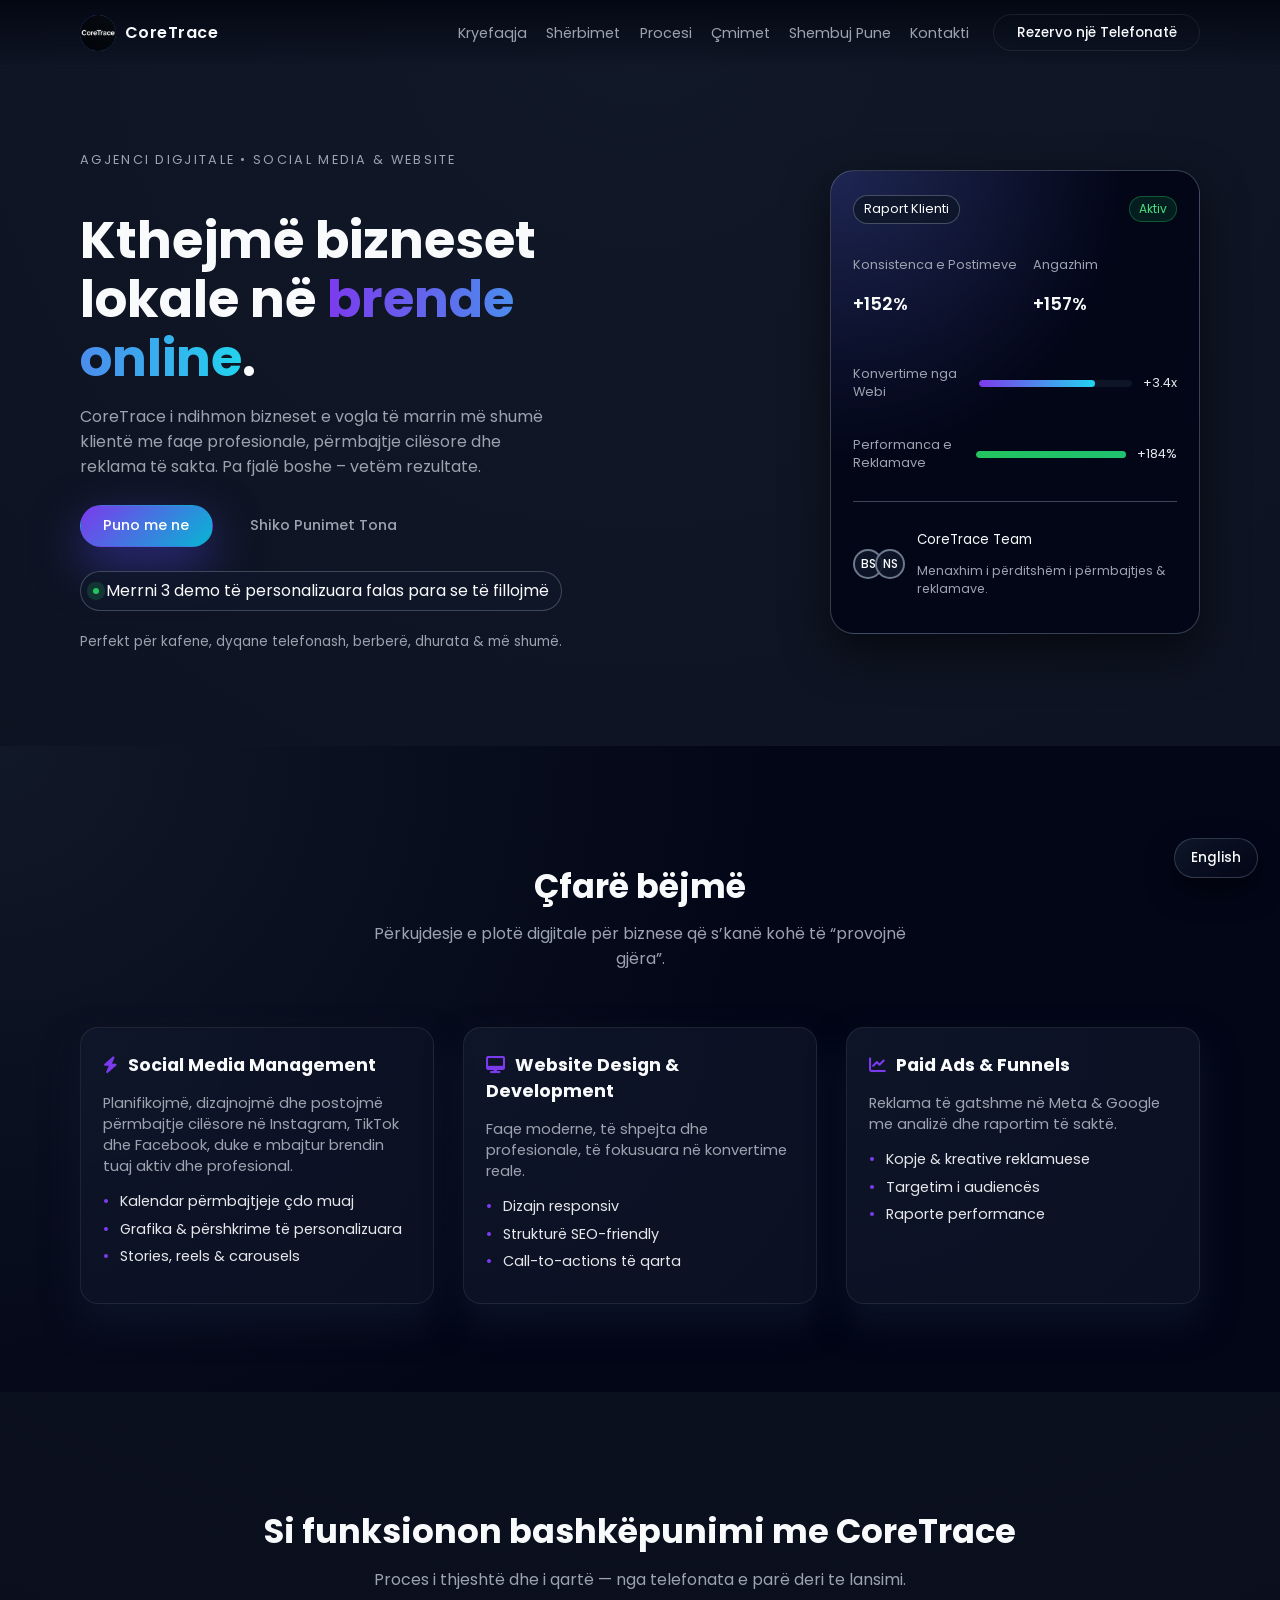
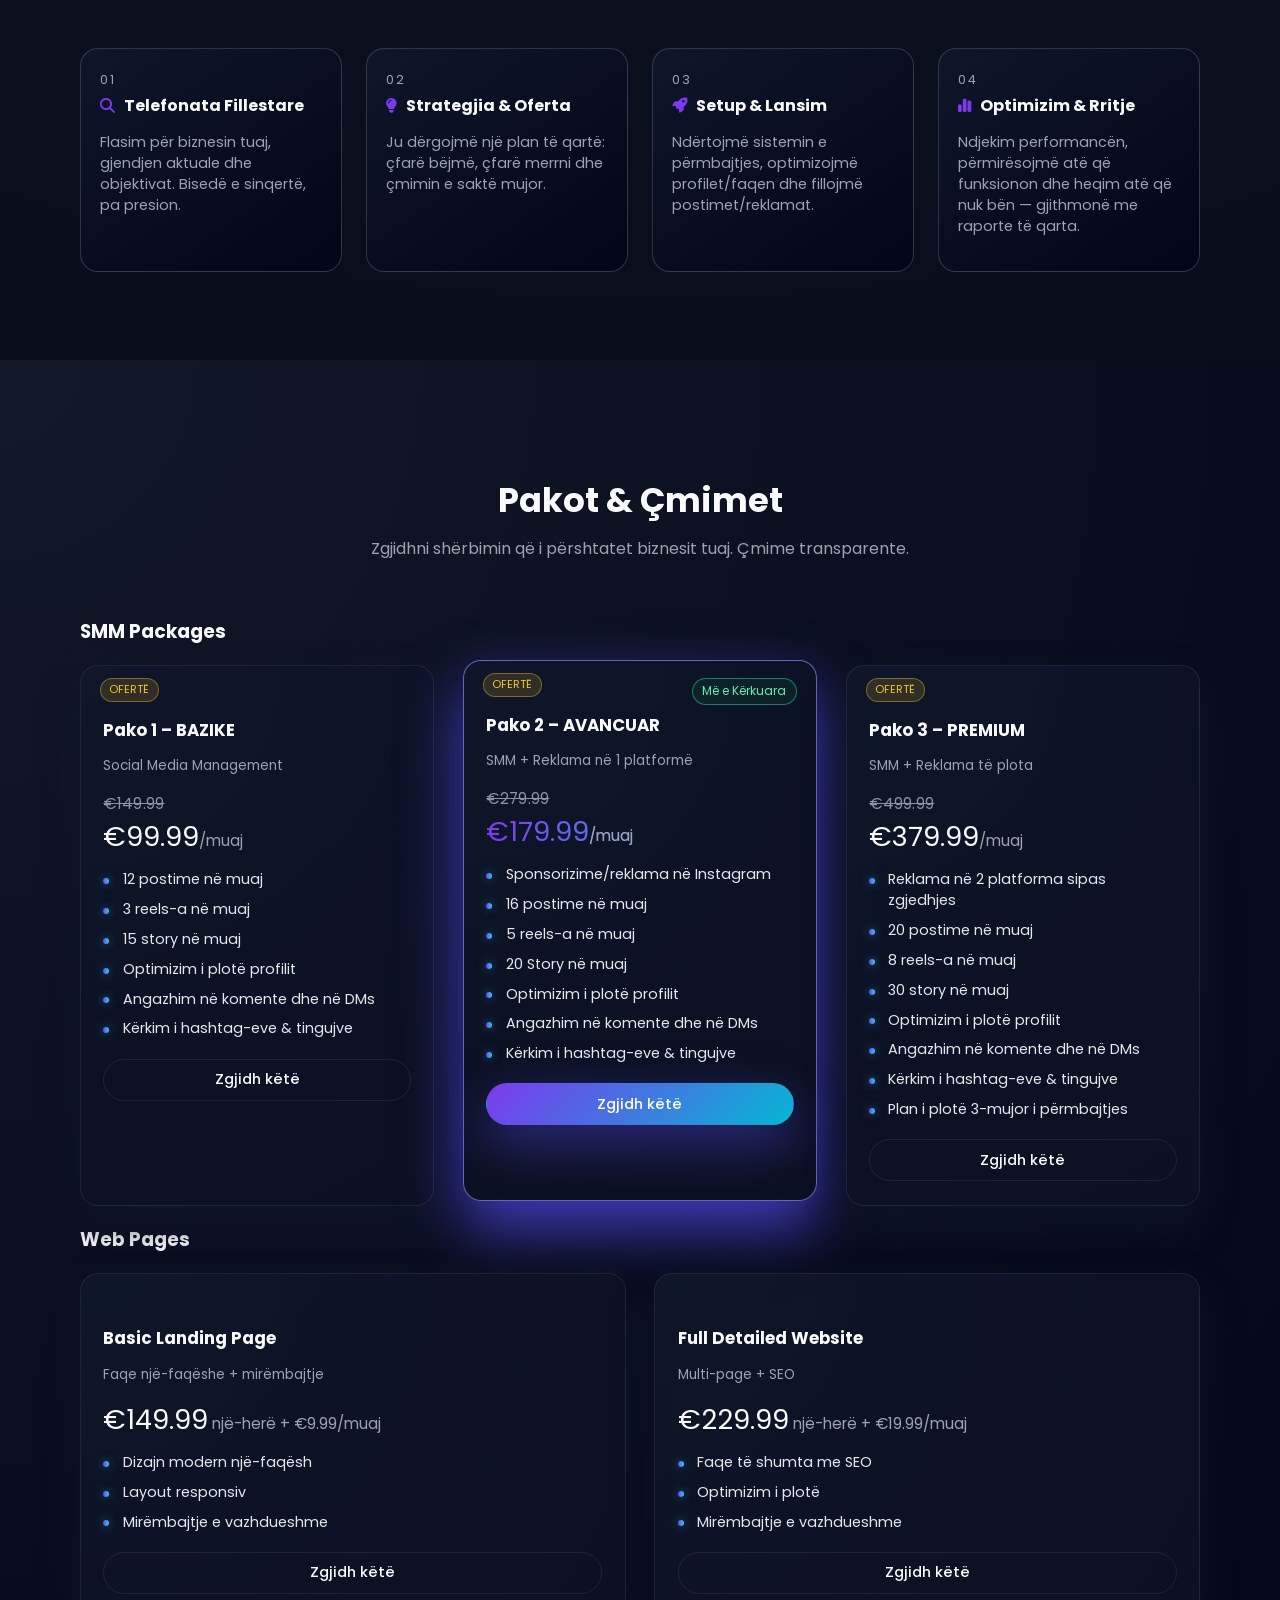
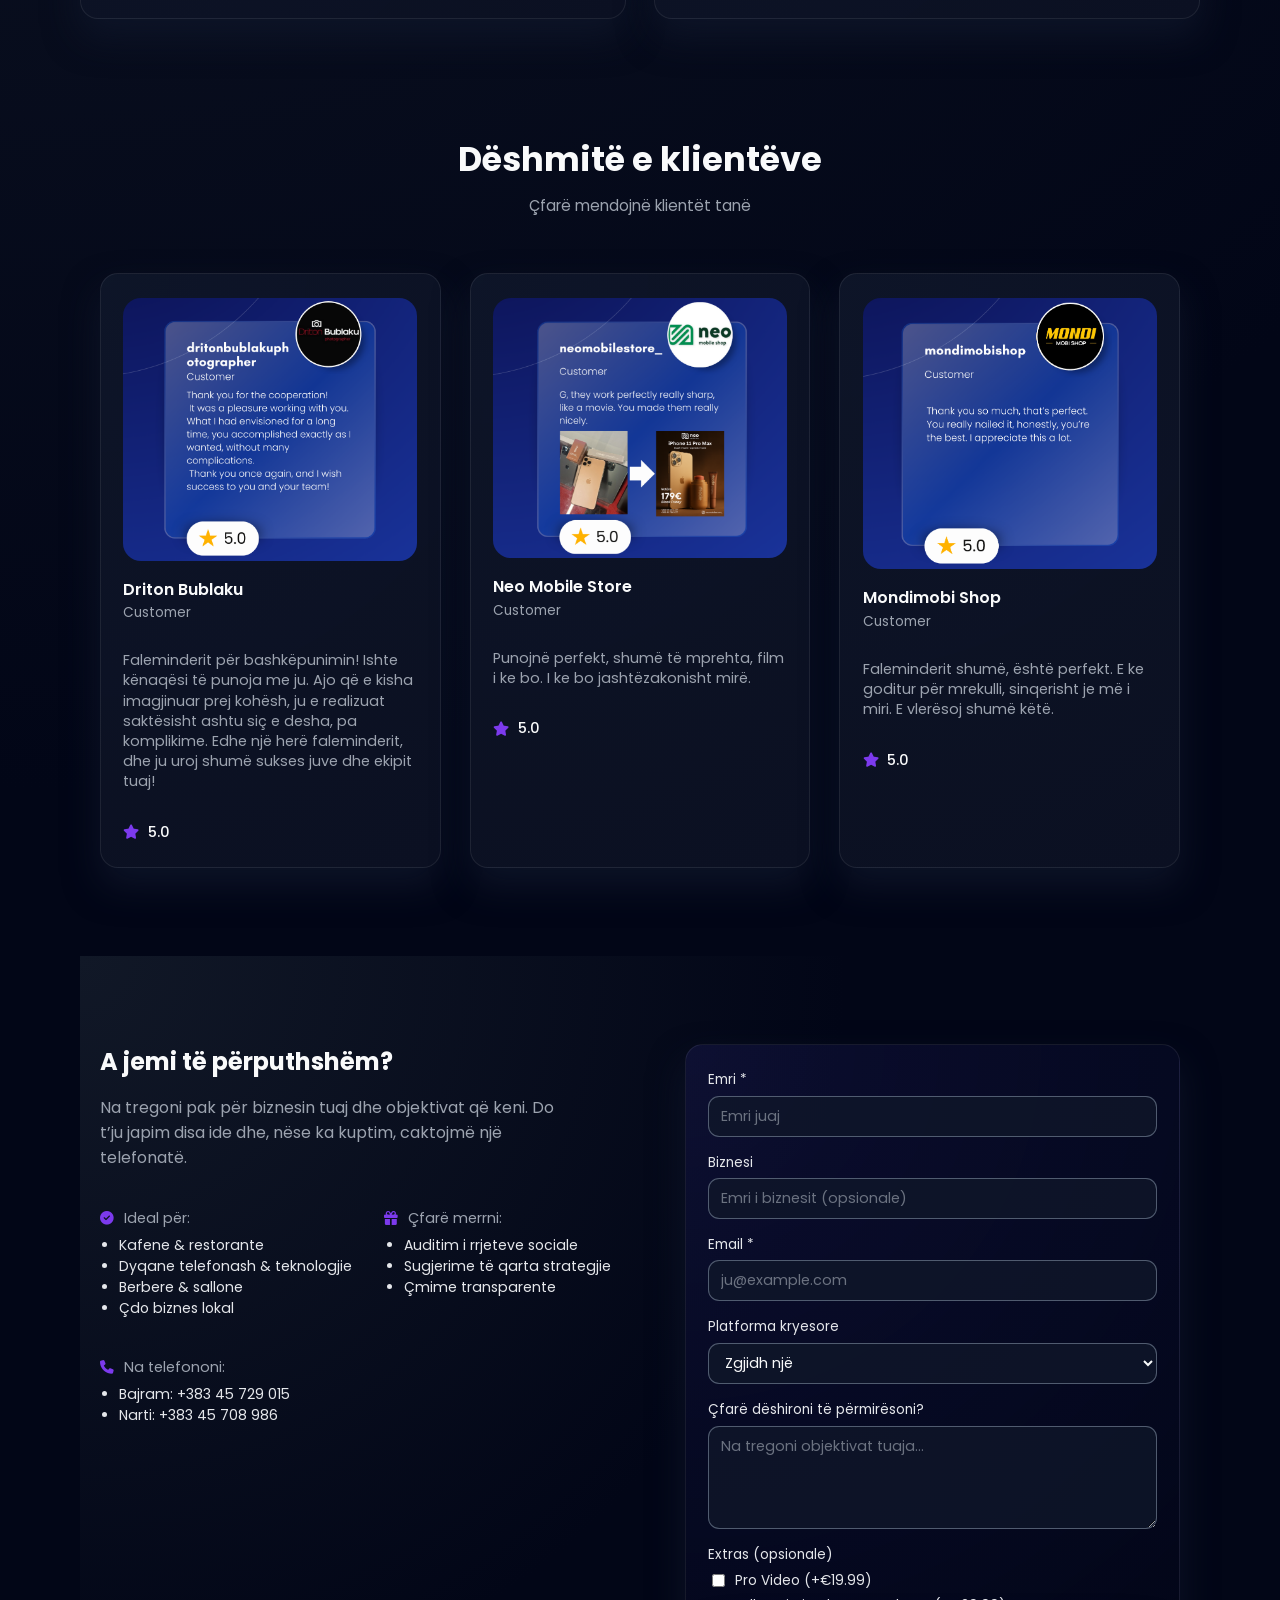
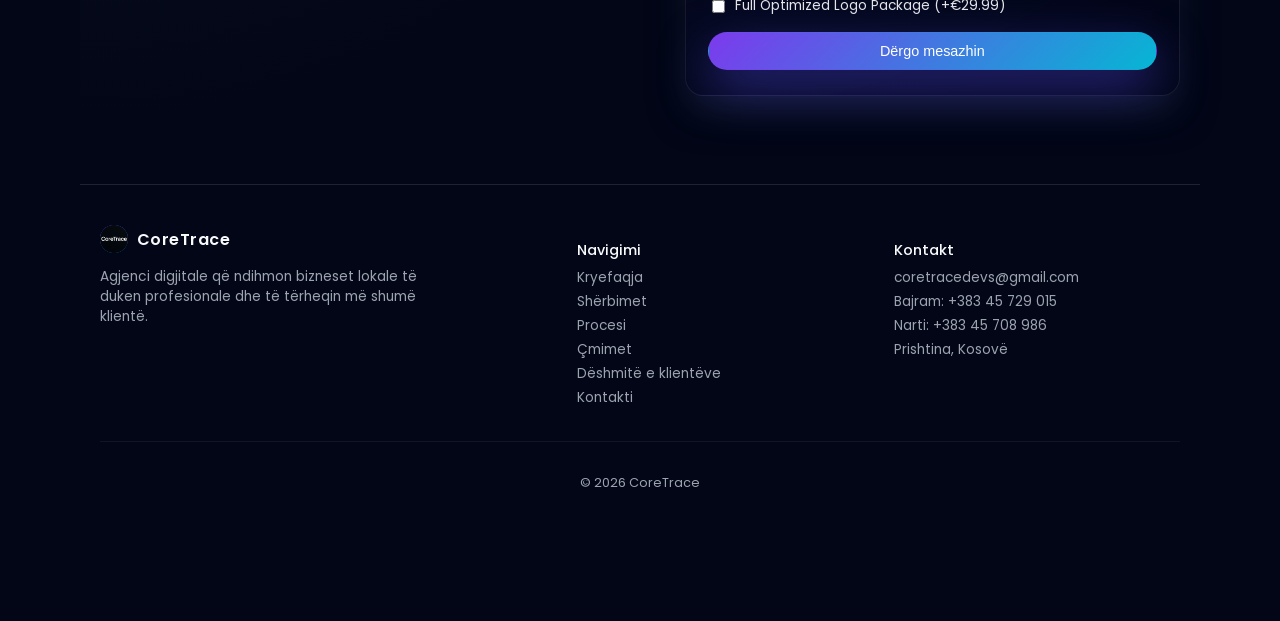
<file: index.html>
<!DOCTYPE html>
<html lang="sq">
<head>
  <meta charset="UTF-8" />
  <meta name="viewport" content="width=device-width, initial-scale=1.0" />
  <title>CoreTrace Digital Agency</title>
  <link rel="icon" type="x-icon" href="coretracelogo.png">
  <meta name="description" content="CoreTrace është një agjenci digjitale që ndërton faqe profesionale dhe strategji sociale për bizneset lokale." />
  <link rel="stylesheet" href="style.css" />
  <link rel="preconnect" href="https://fonts.googleapis.com">
  <link rel="preconnect" href="https://fonts.gstatic.com" crossorigin>
  <link rel="stylesheet" href="https://cdnjs.cloudflare.com/ajax/libs/font-awesome/6.5.0/css/all.min.css">
  <link href="https://fonts.googleapis.com/css2?family=Poppins:wght@300;400;500;600;700&display=swap" rel="stylesheet">
</head>
<body>

  <a href="index-en.html" class="lang-switch">English</a>

  <header class="header">
    <div class="container nav-container">
      <div class="logo">
        <div class="logo-mark"><img src="coretracelogo.png" height="36" width="36" alt="CoreTrace logo"></div>
        <span class="logo-text">CoreTrace</span>
      </div>

      <nav class="nav">
        <ul class="nav-links">
          <li><a href="#hero">Kryefaqja</a></li>
          <li><a href="#services">Shërbimet</a></li>
          <li><a href="#process">Procesi</a></li>
          <li><a href="#pricing">Çmimet</a></li>
          <li><a href="#testimonials">Shembuj Pune</a></li>
          <li><a href="#contact">Kontakti</a></li>
        </ul>
        <a href="#contact" class="btn btn-outline nav-cta">Rezervo një Telefonatë</a>

        <button class="nav-toggle" aria-label="Toggle navigation">
          <span class="bar"></span>
          <span class="bar"></span>
        </button>
      </nav>
    </div>
  </header>

  <section id="hero" class="hero">
    <div class="container hero-grid">
      <div class="hero-content">
        <p class="hero-kicker">Agjenci Digjitale • Social Media & Website</p>
        <h1>Kthejmë bizneset lokale në <span class="accent">brende online</span>.</h1>
        <p class="hero-subtitle">
          CoreTrace i ndihmon bizneset e vogla të marrin më shumë klientë me faqe profesionale,
          përmbajtje cilësore dhe reklama të sakta. Pa fjalë boshe – vetëm rezultate.
        </p>

        <div class="hero-actions">
          <a href="#pricing" class="btn btn-primary">Puno me ne</a>
          <a href="#testimonials" class="btn btn-ghost">Shiko Punimet Tona</a>
        </div>

        <div class="hero-meta">
          <div class="hero-badge">
            <span class="dot"></span>
            <span>Merrni 3 demo të personalizuara falas para se të fillojmë</span>
          </div>
          <p class="hero-note">Perfekt për kafene, dyqane telefonash, berberë, dhurata & më shumë.</p>
        </div>
      </div>

      <div class="hero-card">
        <div class="hero-card-inner">
          <div class="hero-card-header">
            <span class="hero-card-label">Raport Klienti</span>
            <span class="hero-card-status">Aktiv</span>
          </div>

          <div class="hero-stat">
            <div>
              <p class="hero-stat-label">Konsistenca e Postimeve</p>
              <p class="hero-stat-value">+152%</p>
            </div>
            <div>
              <p class="hero-stat-label">Angazhim</p>
              <p class="hero-stat-value">+157%</p>
            </div>
          </div>

          <div class="hero-metric-row">
            <p class="metric-label">Konvertime nga Webi</p>
            <div class="metric-bar">
              <div class="metric-fill" style="width: 76%;"></div>
            </div>
            <span class="metric-value">+3.4x</span>
          </div>

          <div class="hero-metric-row">
            <p class="metric-label">Performanca e Reklamave</p>
            <div class="metric-bar">
              <div class="metric-fill metric-fill-alt" style="width: 420%;"></div>
            </div>
            <span class="metric-value">+184%</span>
          </div>

          <div class="hero-bottom-row">
            <div class="hero-avatar-stack">
              <div class="avatar-circle">BS</div>
              <div class="avatar-circle">NS</div>
            </div>
            <div class="hero-bottom-text">
              <p class="hero-bottom-title">CoreTrace Team</p>
              <p class="hero-bottom-sub">Menaxhim i përditshëm i përmbajtjes & reklamave.</p>
            </div>
          </div>
        </div>
      </div>
    </div>
  </section>

  <!-- SERVICES -->
  <section id="services" class="section section-dark">
    <div class="container">
      <div class="section-header">
        <h2>Çfarë bëjmë</h2>
        <p>Përkujdesje e plotë digjitale për biznese që s’kanë kohë të “provojnë gjëra”.</p>
      </div>

      <div class="grid grid-3">
        <article class="card service-card">
          <h3><i class="fa-solid fa-bolt"></i> Social Media Management</h3>
          <p>
            Planifikojmë, dizajnojmë dhe postojmë përmbajtje cilësore në Instagram, TikTok dhe Facebook,
            duke e mbajtur brendin tuaj aktiv dhe profesional.
          </p>
          <ul class="service-list">
            <li>Kalendar përmbajtjeje çdo muaj</li>
            <li>Grafika & përshkrime të personalizuara</li>
            <li>Stories, reels & carousels</li>
          </ul>
        </article>

        <article class="card service-card">
          <h3><i class="fa-solid fa-desktop"></i> Website Design & Development</h3>
          <p>
            Faqe moderne, të shpejta dhe profesionale, të fokusuara në konvertime reale.
          </p>
          <ul class="service-list">
            <li>Dizajn responsiv</li>
            <li>Strukturë SEO-friendly</li>
            <li>Call-to-actions të qarta</li>
          </ul>
        </article>

        <article class="card service-card">
          <h3><i class="fa-solid fa-chart-line"></i> Paid Ads & Funnels</h3>
          <p>
            Reklama të gatshme në Meta & Google me analizë dhe raportim të saktë.
          </p>
          <ul class="service-list">
            <li>Kopje & kreative reklamuese</li>
            <li>Targetim i audiencës</li>
            <li>Raporte performance</li>
          </ul>
        </article>
      </div>
    </div>
  </section>

  <!-- PROCESS -->
  <section id="process" class="section">
    <div class="container">
      <div class="section-header">
        <h2>Si funksionon bashkëpunimi me CoreTrace</h2>
        <p>Proces i thjeshtë dhe i qartë — nga telefonata e parë deri te lansimi.</p>
      </div>

      <div class="process-grid">
        <div class="process-step">
          <div class="step-number">01</div>
          <h3><i class="fa-solid fa-magnifying-glass"></i> Telefonata Fillestare</h3>
          <p>
            Flasim për biznesin tuaj, gjendjen aktuale dhe objektivat. Bisedë e sinqertë, pa presion.
          </p>
        </div>

        <div class="process-step">
          <div class="step-number">02</div>
          <h3><i class="fa-solid fa-lightbulb"></i> Strategjia & Oferta</h3>
          <p>
            Ju dërgojmë një plan të qartë: çfarë bëjmë, çfarë merrni dhe çmimin e saktë mujor.
          </p>
        </div>

        <div class="process-step">
          <div class="step-number">03</div>
          <h3><i class="fa-solid fa-rocket"></i> Setup & Lansim</h3>
          <p>
            Ndërtojmë sistemin e përmbajtjes, optimizojmë profilet/faqen dhe fillojmë postimet/reklamat.
          </p>
        </div>

        <div class="process-step">
          <div class="step-number">04</div>
          <h3><i class="fa-solid fa-chart-simple"></i> Optimizim & Rritje</h3>
          <p>
            Ndjekim performancën, përmirësojmë atë që funksionon dhe heqim atë që nuk bën — gjithmonë me raporte të qarta.
          </p>
        </div>
      </div>
    </div>
  </section>

  <!-- PRICING -->
  <section id="pricing" class="section section-dark">
    <div class="container">
      <div class="section-header">
        <h2>Pakot & Çmimet</h2>
        <p>Zgjidhni shërbimin që i përshtatet biznesit tuaj. Çmime transparente.</p>
      </div>

      <!-- SMM PACKAGES -->
      <h3 class="pricing-category-title">SMM Packages</h3>
      <div class="grid grid-3 pricing-grid">

        <article class="card pricing-card">
  <div class="badge-discount">OFERTË</div>
  <h3 class="pricing-name">Pako 1 – BAZIKE</h3>
  <p class="pricing-tagline">Social Media Management</p>

  <p class="old-price">€149.99</p>
  <p class="pricing-price">€99.99<span>/muaj</span></p>

  <ul class="pricing-list">
    <li>12 postime në muaj</li>
    <li>3 reels-a në muaj</li>
    <li>15 story në muaj</li>
    <li>Optimizim i plotë profilit</li>
    <li>Angazhim në komente dhe në DMs</li>
    <li>Kërkim i hashtag-eve & tingujve</li>
  </ul>
  <a href="#contact" class="btn btn-outline full-width" data-package="Package 1 – SMM">Zgjidh këtë</a>
</article>

       <article class="card pricing-card pricing-card-featured">
  <div class="badge-popular">Më e Kërkuara</div>
  <div class="badge-discount">OFERTË</div>

  <h3 class="pricing-name">Pako 2 – AVANCUAR</h3>
  <p class="pricing-tagline">SMM + Reklama në 1 platformë</p>

  <p class="old-price">€279.99</p>
  <p class="pricing-price">€179.99<span>/muaj</span></p>

  <ul class="pricing-list">
    <li>Sponsorizime/reklama në Instagram</li>
    <li>16 postime në muaj</li>
    <li>5 reels-a në muaj</li>
    <li>20 Story në muaj</li>
    <li>Optimizim i plotë profilit</li>
    <li>Angazhim në komente dhe në DMs</li>
    <li>Kërkim i hashtag-eve & tingujve</li>
  </ul>
  <a href="#contact" class="btn btn-primary full-width" data-package="Package 2 – ADSMM">Zgjidh këtë</a>
</article>

        <article class="card pricing-card">
  <div class="badge-discount">OFERTË</div>

  <h3 class="pricing-name">Pako 3 – PREMIUM</h3>
  <p class="pricing-tagline">SMM + Reklama të plota</p>

  <p class="old-price">€499.99</p>
  <p class="pricing-price">€379.99<span>/muaj</span></p>

  <ul class="pricing-list">
    <li>Reklama në 2 platforma sipas zgjedhjes</li>
    <li>20 postime në muaj</li>
    <li>8 reels-a në muaj</li>
    <li>30 story në muaj</li>
    <li>Optimizim i plotë profilit</li>
    <li>Angazhim në komente dhe në DMs</li>
    <li>Kërkim i hashtag-eve & tingujve</li>
    <li>Plan i plotë 3-mujor i përmbajtjes</li>
  </ul>
  <a href="#contact" class="btn btn-outline full-width" data-package="Package 3 – FADSMM">Zgjidh këtë</a>
</article>
      </div>

      <!-- WEB PAGES -->
      <h3 class="pricing-category-title">Web Pages</h3>
      <div class="grid grid-2 pricing-grid">

        <article class="card pricing-card">
          <h3 class="pricing-name">Basic Landing Page</h3>
          <p class="pricing-tagline">Faqe një-faqëshe + mirëmbajtje</p>
          <p class="pricing-price">€149.99<span> një-herë + €9.99/muaj</span></p>
          <ul class="pricing-list">
            <li>Dizajn modern një-faqësh</li>
            <li>Layout responsiv</li>
            <li>Mirëmbajtje e vazhdueshme</li>
          </ul>
          <a href="#contact" class="btn btn-outline full-width" data-package="Basic Landing Page">Zgjidh këtë</a>
        </article>

        <article class="card pricing-card">
          <h3 class="pricing-name">Full Detailed Website</h3>
          <p class="pricing-tagline">Multi-page + SEO</p>
          <p class="pricing-price">€229.99<span> një-herë + €19.99/muaj</span></p>
          <ul class="pricing-list">
            <li>Faqe të shumta me SEO</li>
            <li>Optimizim i plotë</li>
            <li>Mirëmbajtje e vazhdueshme</li>
          </ul>
          <a href="#contact" class="btn btn-outline full-width" data-package="Full Detailed Website">Zgjidh këtë</a>
        </article>
      </div>

  <!-- CASE STUDIES / TESTIMONIALS -->
  <section id="testimonials" class="section">
    <div class="container">
      <div class="section-header">
        <!-- Keep the main title unchanged across languages -->
        <h2>Dëshmitë e klientëve</h2>
        <!-- Subtitle describing the testimonials in Albanian -->
        <p class="section-subtitle">Çfarë mendojnë klientët tanë</p>
      </div>
      <!-- New testimonial grid replacing the previous case study cards -->
      <div class="testimonial-grid">
        <div class="card testimonial-card">
          <img src="testimonial_remade_1.png" alt="Driton Bubllaku testimonial" class="testimonial-image" />
          <h3 class="testimonial-name">Driton Bublaku</h3>
          <p class="testimonial-role">Customer</p>
          <p class="testimonial-text">
            Faleminderit për bashkëpunimin! Ishte kënaqësi të punoja me ju. Ajo që e kisha imagjinuar prej kohësh, 	 ju e realizuat saktësisht ashtu siç e desha, pa komplikime. Edhe një herë faleminderit, dhe ju uroj shumë 	 sukses juve dhe ekipit tuaj!
          </p>
          <div class="testimonial-rating"><i class="fa-solid fa-star"></i>&nbsp;5.0</div>
        </div>
        <div class="card testimonial-card">
          <img src="testimonial_remade_2.png" alt="Neo Mobile Store testimonial" class="testimonial-image" />
          <h3 class="testimonial-name">Neo Mobile Store</h3>
          <p class="testimonial-role">Customer</p>
          <p class="testimonial-text">
            Punojnë perfekt, shumë të mprehta, film i ke bo. I ke bo jashtëzakonisht mirë.
          </p>
          <div class="testimonial-rating"><i class="fa-solid fa-star"></i>&nbsp;5.0</div>
        </div>
        <div class="card testimonial-card">
          <img src="testimonial_remade_3.png" alt="Mondi MobiShop testimonial" class="testimonial-image" />
          <h3 class="testimonial-name">Mondimobi Shop</h3>
          <p class="testimonial-role">Customer</p>
          <p class="testimonial-text">
            Faleminderit shumë, është perfekt. E ke goditur për mrekulli, sinqerisht je më i miri. E vlerësoj shumë këtë.
          </p>
          <div class="testimonial-rating"><i class="fa-solid fa-star"></i>&nbsp;5.0</div>
        </div>
      </div>
    </div>
  </section>

  <!-- CONTACT -->
  <section id="contact" class="section section-dark">
    <div class="container contact-grid">
      <div class="contact-info">
        <h2>A jemi të përputhshëm?</h2>
        <p>
          Na tregoni pak për biznesin tuaj dhe objektivat që keni.
          Do t’ju japim disa ide dhe, nëse ka kuptim, caktojmë një telefonatë.
        </p>

        <div class="contact-points">
          <div>
            <p class="contact-label"><i class="fa-solid fa-check-circle"></i> Ideal për:</p>
            <ul>
              <li>Kafene & restorante</li>
              <li>Dyqane telefonash & teknologjie</li>
              <li>Berbere & sallone</li>
              <li>Çdo biznes lokal</li>
            </ul>
          </div>
          <div>
            <p class="contact-label"><i class="fa-solid fa-gift"></i> Çfarë merrni:</p>
            <ul>
              <li>Auditim i rrjeteve sociale</li>
              <li>Sugjerime të qarta strategjie</li>
              <li>Çmime transparente</li>
            </ul>
          </div>
          <div>
            <p class="contact-label"><i class="fa-solid fa-phone"></i> Na telefononi:</p>
            <ul>
              <li>Bajram: +383&nbsp;45&nbsp;729&nbsp;015</li>
              <li>Narti: +383&nbsp;45&nbsp;708&nbsp;986</li>
            </ul>
          </div>
        </div>
      </div>

      <form class="card contact-form" id="contact-form">
        <div class="form-group">
          <label for="name">Emri *</label>
          <input type="text" id="name" name="name" required placeholder="Emri juaj" />
        </div>

        <div class="form-group">
          <label for="business">Biznesi</label>
          <input type="text" id="business" name="business" placeholder="Emri i biznesit (opsionale)" />
        </div>

        <div class="form-group">
          <label for="email">Email *</label>
          <input type="email" id="email" name="email" required placeholder="ju@example.com" />
        </div>

        <div class="form-group">
          <label for="platform">Platforma kryesore</label>
          <select id="platform" name="platform">
            <option value="">Zgjidh një</option>
            <option value="instagram">Instagram</option>
            <option value="tiktok">TikTok</option>
            <option value="facebook">Facebook</option>
            <option value="website">Website</option>
            <option value="other">Tjetër</option>
          </select>
        </div>

        <div class="form-group">
          <label for="message">Çfarë dëshironi të përmirësoni?</label>
          <textarea id="message" name="message" rows="4" placeholder="Na tregoni objektivat tuaja..."></textarea>
        </div>

        <div class="form-group">
          <label>Extras (opsionale)</label>
          <div class="extras-options">
            <label><input type="checkbox" name="extras" value="pro-video" /> Pro Video (+€19.99)</label>
            <label><input type="checkbox" name="extras" value="designs" /> Full Optimized Logo Package (+€29.99)</label>
          </div>
        </div>

        <button type="submit" class="btn btn-primary full-width">Dërgo mesazhin</button>
      </form>
    </div>
  </section>

  <!-- FOOTER -->
  <footer class="footer">
    <div class="container footer-grid">
      <div>
        <div class="logo footer-logo">
          <div class="logo-mark"><img src="coretracelogo.png" height="28" width="28" alt="CoreTrace logo"></div>
          <span class="logo-text">CoreTrace</span>
        </div>
        <p class="footer-text">
          Agjenci digjitale që ndihmon bizneset lokale të duken profesionale dhe të tërheqin më shumë klientë.
        </p>
      </div>

      <div>
        <p class="footer-heading">Navigimi</p>
        <ul class="footer-links">
          <li><a href="#hero">Kryefaqja</a></li>
          <li><a href="#services">Shërbimet</a></li>
          <li><a href="#process">Procesi</a></li>
          <li><a href="#pricing">Çmimet</a></li>
          <li><a href="#testimonials">Dëshmitë e klientëve</a></li>
          <li><a href="#contact">Kontakti</a></li>
        </ul>
      </div>

      <div>
        <p class="footer-heading">Kontakt</p>
        <ul class="footer-links">
          <li><a href="mailto:coretracedevs@gmail.com">coretracedevs@gmail.com</a></li>
          <li>Bajram: +383&nbsp;45&nbsp;729&nbsp;015</li>
          <li>Narti: +383&nbsp;45&nbsp;708&nbsp;986</li>
          <li><span>Prishtina, Kosovë</span></li>
        </ul>
      </div>
    </div>

    <div class="container footer-bottom">
      <p>© <span id="year"></span> CoreTrace</p>
    </div>
  </footer>

  <script src="script.js"></script>
</body>
</html>
</file>
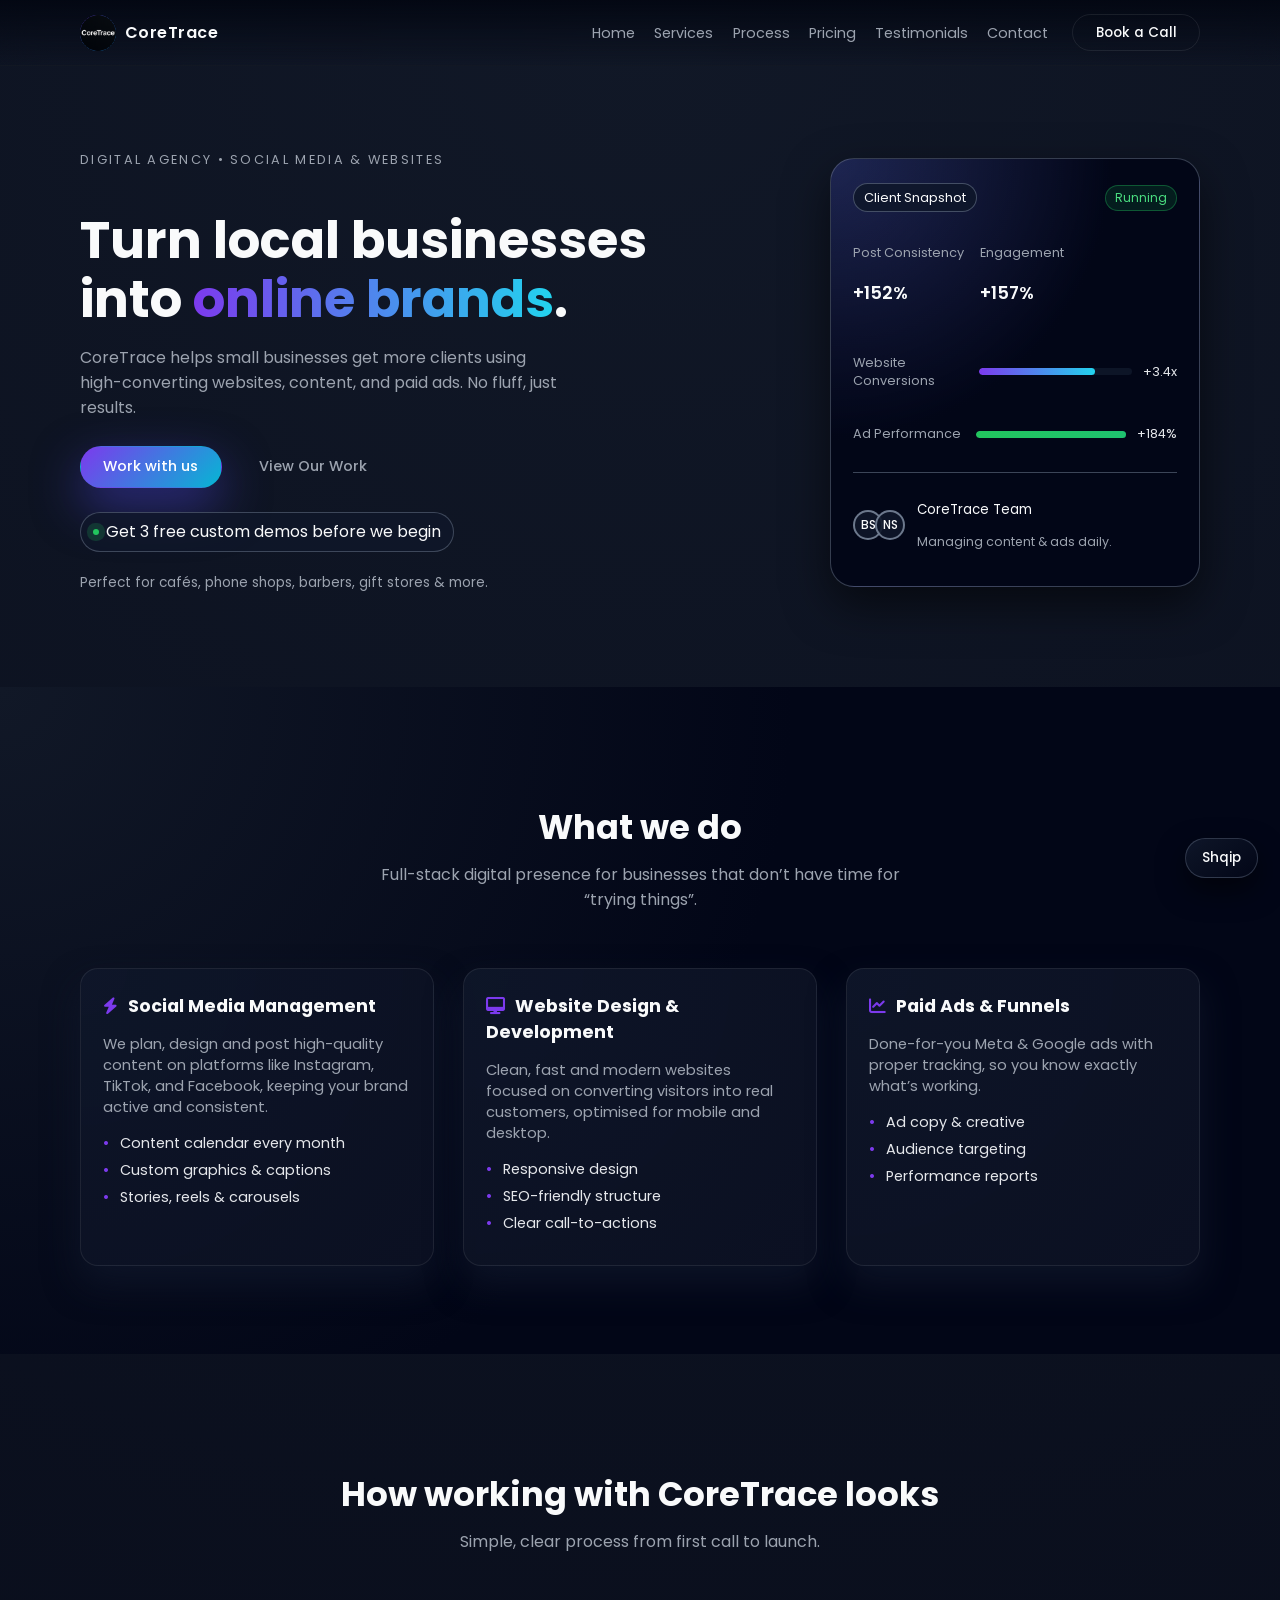
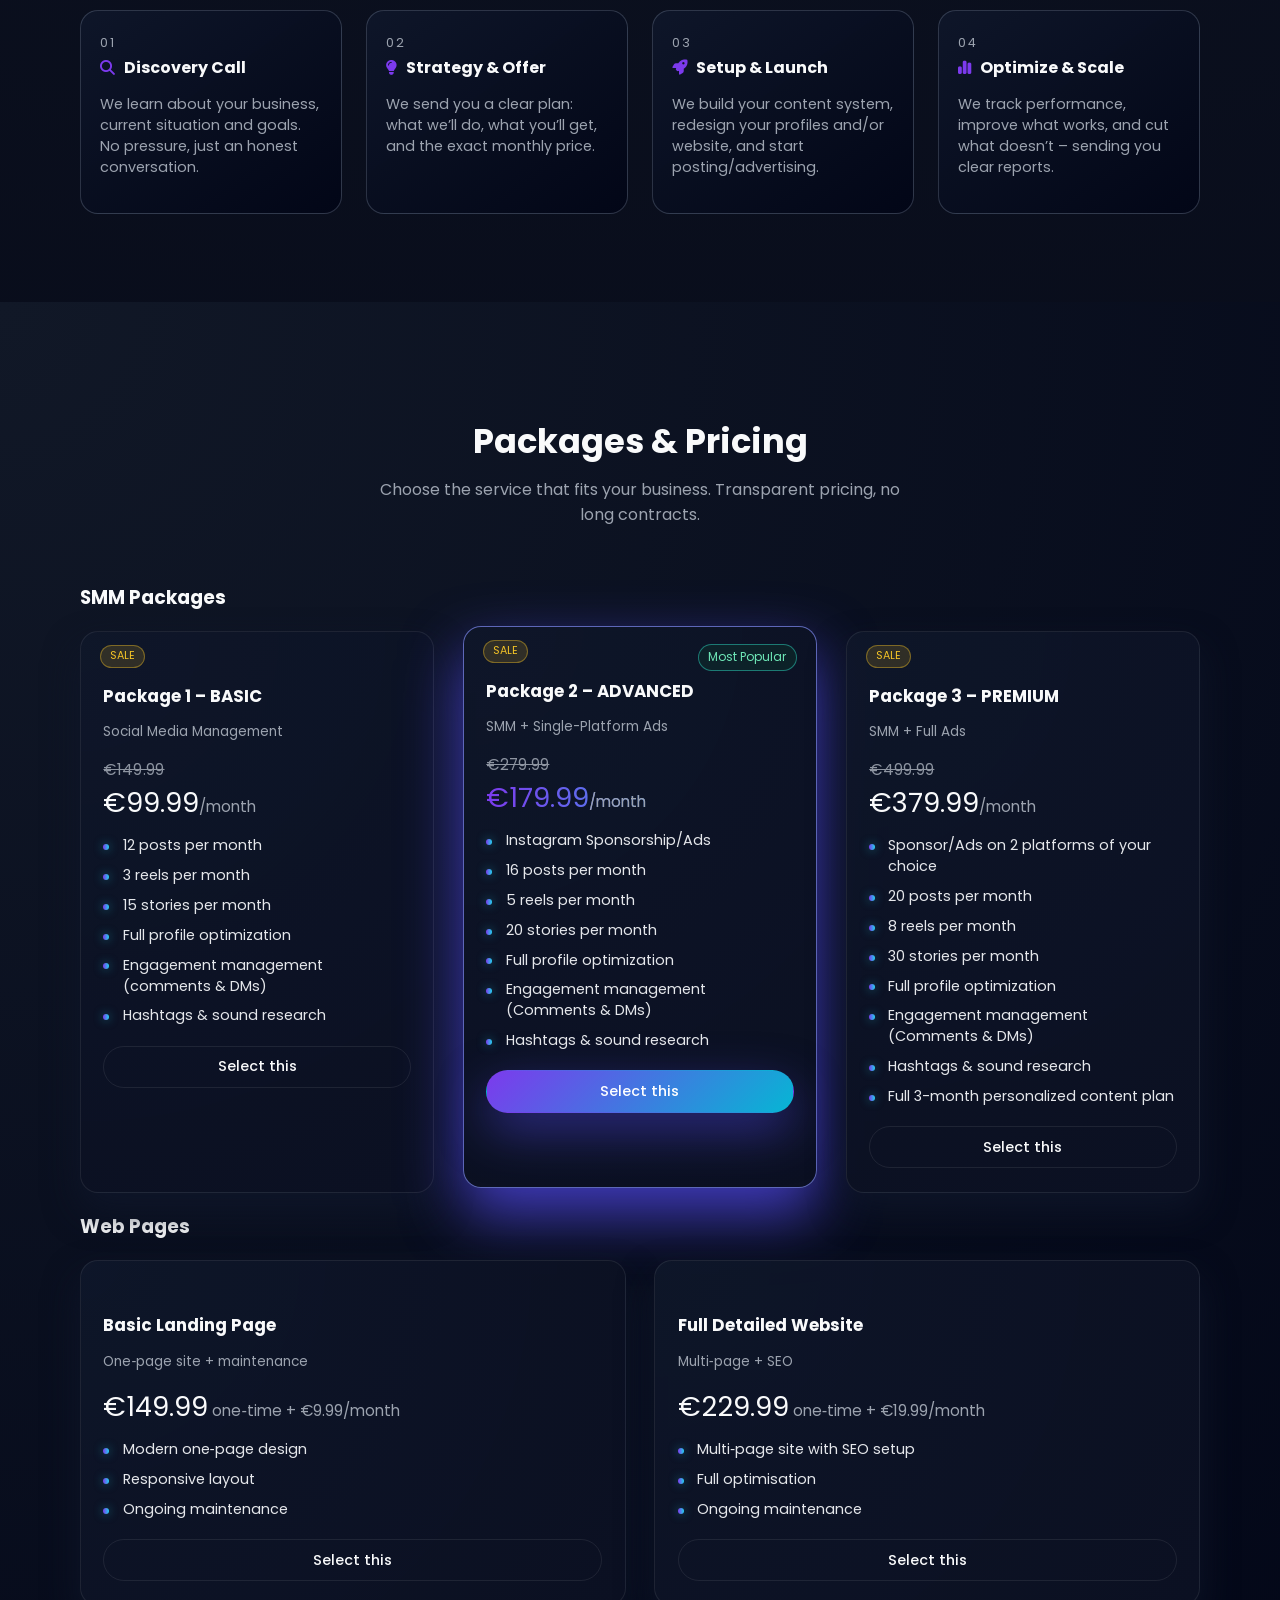
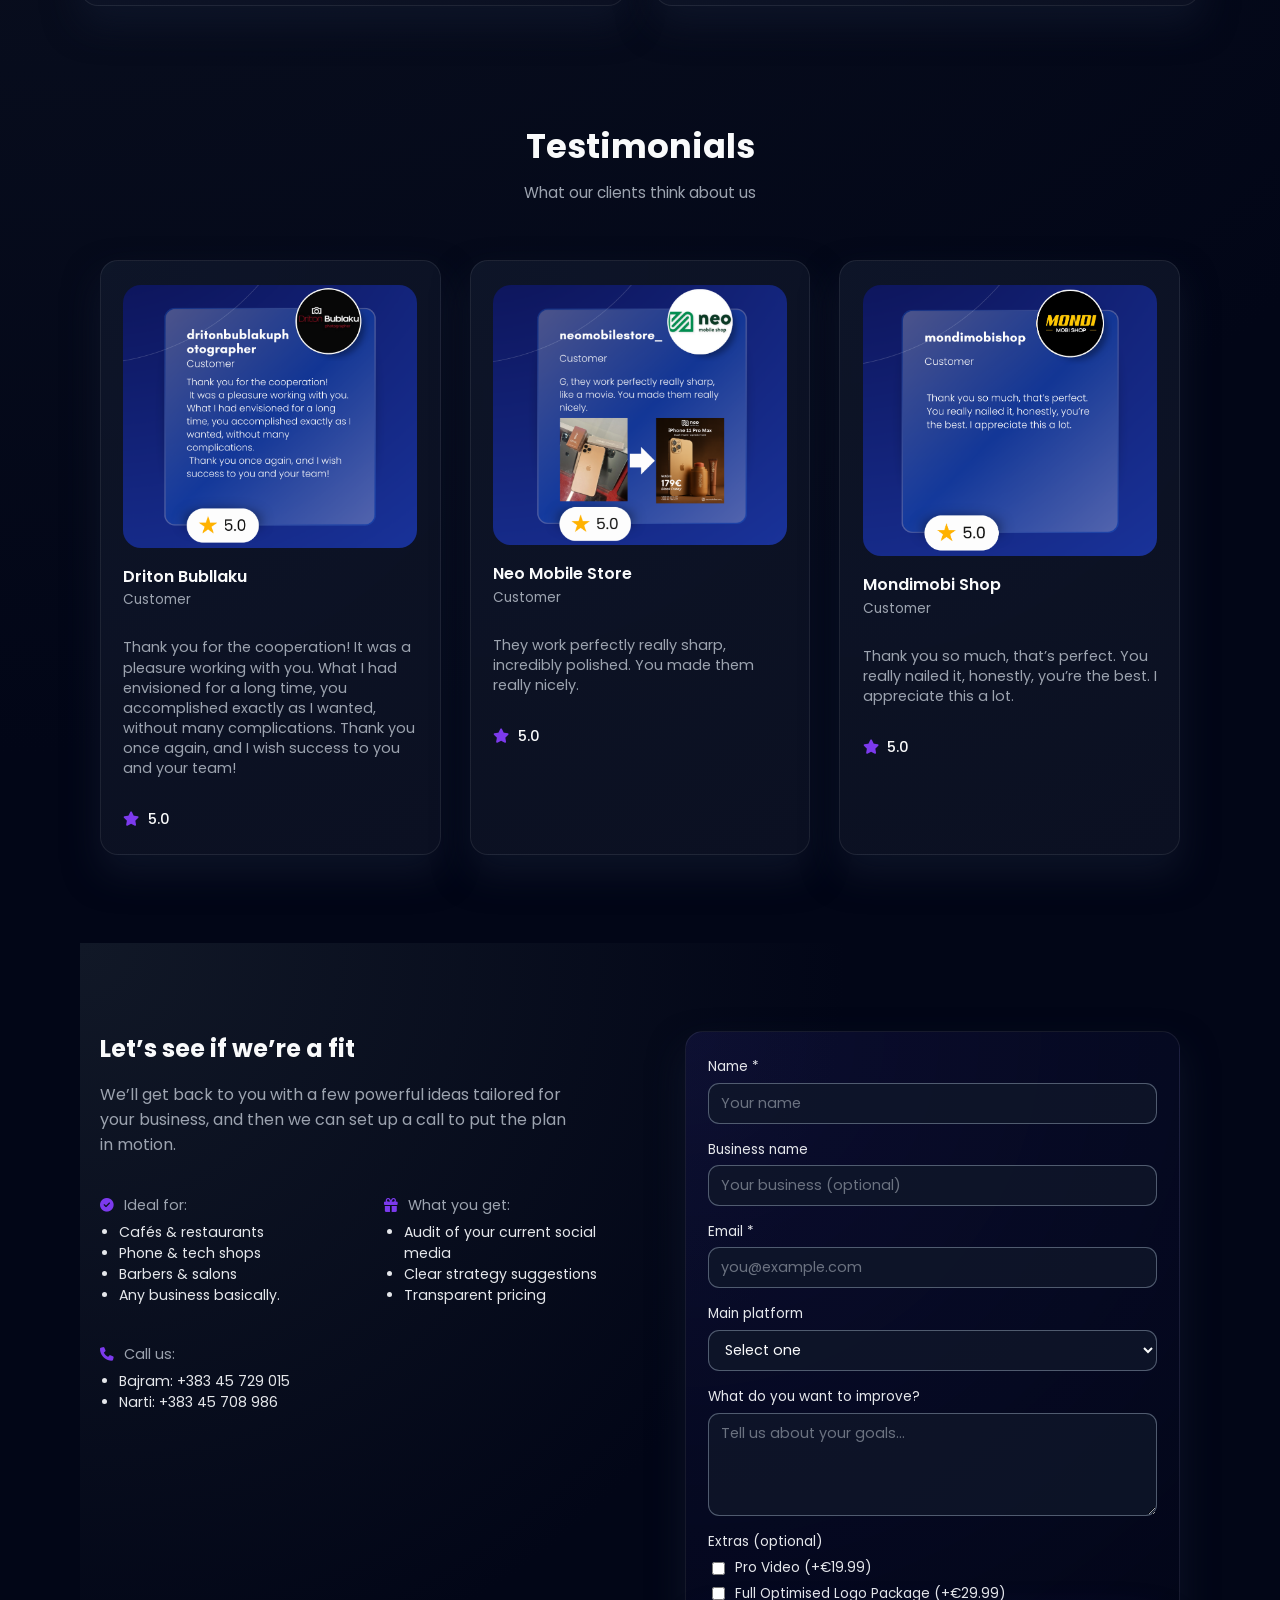
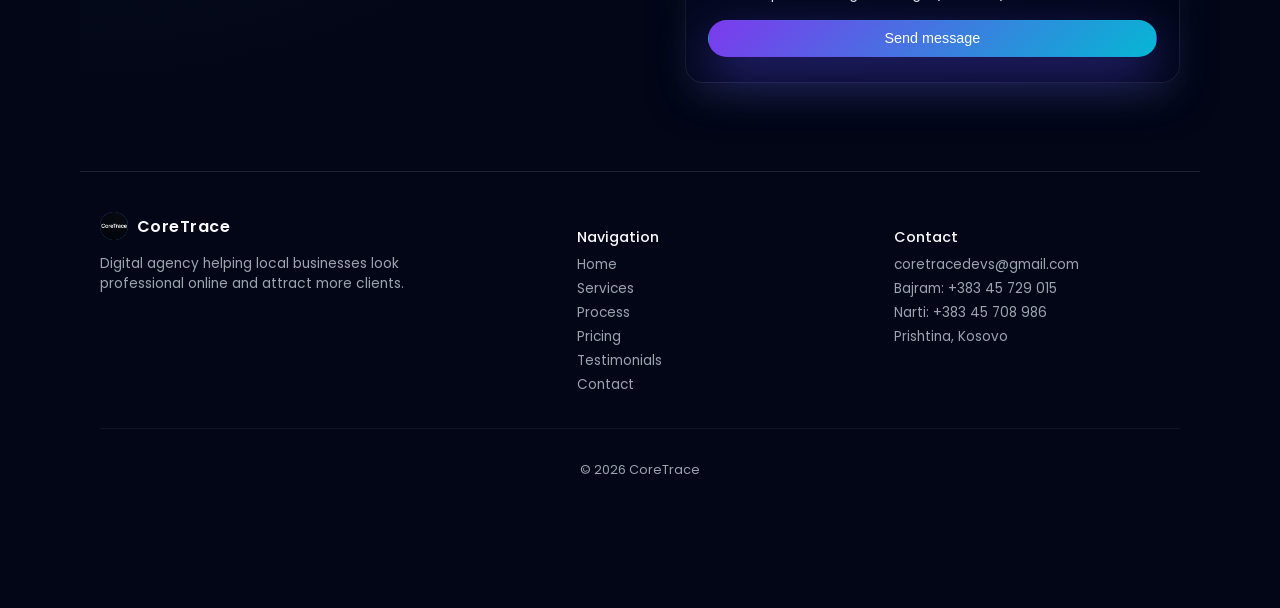
<file: index-en.html>
<!DOCTYPE html>
<html lang="en">
<head>
  <meta charset="UTF-8" />
  <meta name="viewport" content="width=device-width, initial-scale=1.0" />
  <title>CoreTrace Digital Agency</title>
  <link rel="icon" type="x-icon" href="coretracelogo.png">
  <meta name="description" content="CoreTrace is a digital agency that builds high-converting websites and social media strategies for local businesses." />
  <link rel="stylesheet" href="style.css" />
  <link rel="preconnect" href="https://fonts.googleapis.com">
  <link rel="preconnect" href="https://fonts.gstatic.com" crossorigin>
  <link rel="stylesheet" href="https://cdnjs.cloudflare.com/ajax/libs/font-awesome/6.5.0/css/all.min.css">
  <link href="https://fonts.googleapis.com/css2?family=Poppins:wght@300;400;500;600;700&display=swap" rel="stylesheet">
</head>
<body>
  <header class="header">
    <div class="container nav-container">
      <div class="logo">
        <div class="logo-mark"><img src="coretracelogo.png" height="36" width="36" alt="CoreTrace logo"></div>
        <span class="logo-text">CoreTrace</span>
      </div>

      <nav class="nav">
        <ul class="nav-links">
          <li><a href="#hero">Home</a></li>
          <li><a href="#services">Services</a></li>
          <li><a href="#process">Process</a></li>
          <li><a href="#pricing">Pricing</a></li>
          <li><a href="#testimonials">Testimonials</a></li>
          <li><a href="#contact">Contact</a></li>
        </ul>
        <a href="#contact" class="btn btn-outline nav-cta">Book a Call</a>

        <button class="nav-toggle" aria-label="Toggle navigation">
          <span class="bar"></span>
          <span class="bar"></span>
        </button>
      </nav>
    </div>
  </header>

  <section id="hero" class="hero">
    <div class="container hero-grid">
      <div class="hero-content">
        <p class="hero-kicker">Digital Agency • Social Media & Websites</p>
        <h1>Turn local businesses into <span class="accent">online brands</span>.</h1>
        <p class="hero-subtitle">
          CoreTrace helps small businesses get more clients using high-converting websites,
          content, and paid ads. No fluff, just results.
        </p>

        <div class="hero-actions">
          <a href="#pricing" class="btn btn-primary">Work with us</a>
          <a href="#testimonials" class="btn btn-ghost">View Our Work</a>
        </div>

        <div class="hero-meta">
          <div class="hero-badge">
            <span class="dot"></span>
            <span>Get 3 free custom demos before we begin</span>
          </div>
          <p class="hero-note">Perfect for cafés, phone shops, barbers, gift stores & more.</p>
        </div>
      </div>

      <div class="hero-card">
        <div class="hero-card-inner">
          <div class="hero-card-header">
            <span class="hero-card-label">Client Snapshot</span>
            <span class="hero-card-status">Running</span>
          </div>

          <div class="hero-stat">
            <div>
              <p class="hero-stat-label">Post Consistency</p>
              <p class="hero-stat-value">+152%</p>
            </div>
            <div>
              <p class="hero-stat-label">Engagement</p>
              <p class="hero-stat-value">+157%</p>
            </div>
          </div>

          <div class="hero-metric-row">
            <p class="metric-label">Website Conversions</p>
            <div class="metric-bar">
              <div class="metric-fill" style="width: 76%;"></div>
            </div>
            <span class="metric-value">+3.4x</span>
          </div>

          <div class="hero-metric-row">
            <p class="metric-label">Ad Performance</p>
            <div class="metric-bar">
              <div class="metric-fill metric-fill-alt" style="width: 420%;"></div>
            </div>
            <span class="metric-value">+184%</span>
          </div>

          <div class="hero-bottom-row">
            <div class="hero-avatar-stack">
              <div class="avatar-circle">BS</div>
              <div class="avatar-circle">NS</div>
            </div>
            <div class="hero-bottom-text">
              <p class="hero-bottom-title">CoreTrace Team</p>
              <p class="hero-bottom-sub">Managing content & ads daily.</p>
            </div>
          </div>
        </div>
      </div>
    </div>
  </section>

  <!-- ================= SERVICES ================= -->
  <section id="services" class="section section-dark">
    <div class="container">
      <div class="section-header">
        <h2>What we do</h2>
        <p>Full-stack digital presence for businesses that don’t have time for “trying things”.</p>
      </div>

      <div class="grid grid-3">
        <article class="card service-card">
          <h3><i class="fa-solid fa-bolt"></i> Social Media Management</h3>
          <p>
            We plan, design and post high-quality content on platforms like Instagram, TikTok, and Facebook,
            keeping your brand active and consistent.
          </p>
          <ul class="service-list">
            <li>Content calendar every month</li>
            <li>Custom graphics & captions</li>
            <li>Stories, reels & carousels</li>
          </ul>
        </article>

        <article class="card service-card">
          <h3><i class="fa-solid fa-desktop"></i> Website Design & Development</h3>
          <p>
            Clean, fast and modern websites focused on converting visitors into real customers,
            optimised for mobile and desktop.
          </p>
          <ul class="service-list">
            <li>Responsive design</li>
            <li>SEO-friendly structure</li>
            <li>Clear call-to-actions</li>
          </ul>
        </article>

        <article class="card service-card">
          <h3><i class="fa-solid fa-chart-line"></i> Paid Ads & Funnels</h3>
          <p>
            Done-for-you Meta & Google ads with proper tracking, so you know exactly what’s working.
          </p>
          <ul class="service-list">
            <li>Ad copy & creative</li>
            <li>Audience targeting</li>
            <li>Performance reports</li>
          </ul>
        </article>
      </div>
    </div>
  </section>

  <!-- ================= PROCESS ================= -->
  <section id="process" class="section">
    <div class="container">
      <div class="section-header">
        <h2>How working with CoreTrace looks</h2>
        <p>Simple, clear process from first call to launch.</p>
      </div>

      <div class="process-grid">
        <div class="process-step">
          <div class="step-number">01</div>
          <h3><i class="fa-solid fa-magnifying-glass"></i> Discovery Call</h3>
          <p>
            We learn about your business, current situation and goals. No pressure,
            just an honest conversation.
          </p>
        </div>

        <div class="process-step">
          <div class="step-number">02</div>
          <h3><i class="fa-solid fa-lightbulb"></i> Strategy & Offer</h3>
          <p>
            We send you a clear plan: what we’ll do, what you’ll get, and the exact monthly price.
          </p>
        </div>

        <div class="process-step">
          <div class="step-number">03</div>
          <h3><i class="fa-solid fa-rocket"></i> Setup & Launch</h3>
          <p>
            We build your content system, redesign your profiles and/or website, and start posting/advertising.
          </p>
        </div>

        <div class="process-step">
          <div class="step-number">04</div>
          <h3><i class="fa-solid fa-chart-simple"></i> Optimize & Scale</h3>
          <p>
            We track performance, improve what works, and cut what doesn’t – sending you clear reports.
          </p>
        </div>
      </div>
    </div>
  </section>

  <!-- ================= PRICING ================= -->
  <section id="pricing" class="section section-dark">
      <div class="container">
        <div class="section-header">
          <h2>Packages & Pricing</h2>
          <p>Choose the service that fits your business. Transparent pricing, no long contracts.</p>
        </div>

        <!-- SMM Packages -->
        <h3 class="pricing-category-title">SMM Packages</h3>
        <div class="grid grid-3 pricing-grid">
          <!-- Package 1 -->
          <article class="card pricing-card">
  <div class="badge-discount">SALE</div>

  <h3 class="pricing-name">Package 1 – BASIC</h3>
  <p class="pricing-tagline">Social Media Management</p>

  <p class="old-price">€149.99</p>
  <p class="pricing-price">€99.99<span>/month</span></p>

  <ul class="pricing-list">
    <li>12 posts per month</li>
    <li>3 reels per month</li>
    <li>15 stories per month</li>
    <li>Full profile optimization</li>
    <li>Engagement management (comments & DMs)</li>
    <li>Hashtags & sound research</li>
  </ul>
  <a href="#contact" class="btn btn-outline full-width" data-package="Starter Presence Package">Select this</a>
</article>

          <!-- Package 2 (Most Popular) -->
          <article class="card pricing-card pricing-card-featured">
  <div class="badge-popular">Most Popular</div>
  <div class="badge-discount">SALE</div>

  <h3 class="pricing-name">Package 2 – ADVANCED</h3>
  <p class="pricing-tagline">SMM + Single-Platform Ads</p>

  <p class="old-price">€279.99</p>
  <p class="pricing-price">€179.99<span>/month</span></p>

  <ul class="pricing-list">
    <li>Instagram Sponsorship/Ads</li>
    <li>16 posts per month</li>
    <li>5 reels per month</li>
    <li>20 stories per month</li>
    <li>Full profile optimization</li>
    <li>Engagement management (Comments & DMs)</li>
    <li>Hashtags & sound research</li>
  </ul>
  <a href="#contact" class="btn btn-primary full-width" data-package="Growth Package (Most Popular)">Select this</a>
</article>

          <!-- Package 3 -->
          <article class="card pricing-card">
  <div class="badge-discount">SALE</div>

  <h3 class="pricing-name">Package 3 – PREMIUM</h3>
  <p class="pricing-tagline">SMM + Full Ads</p>

  <p class="old-price">€499.99</p>
  <p class="pricing-price">€379.99<span>/month</span></p>

  <ul class="pricing-list">
    <li>Sponsor/Ads on 2 platforms of your choice</li>
    <li>20 posts per month</li>
    <li>8 reels per month</li>
    <li>30 stories per month</li>
    <li>Full profile optimization</li>
    <li>Engagement management (Comments & DMs)</li>
    <li>Hashtags & sound research</li>
    <li>Full 3-month personalized content plan</li>
  </ul>
  <a href="#contact" class="btn btn-outline full-width" data-package="Full Digital Suite Package">Select this</a>
</article>
        </div>

        <!-- Web Pages -->
        <h3 class="pricing-category-title">Web Pages</h3>
        <div class="grid grid-2 pricing-grid">
          <!-- Basic Landing Page -->
          <article class="card pricing-card">
            <h3 class="pricing-name">Basic Landing Page</h3>
            <p class="pricing-tagline">One‑page site + maintenance</p>
            <p class="pricing-price">€149.99<span> one‑time + €9.99/month</span></p>
            <ul class="pricing-list">
              <li>Modern one‑page design</li>
              <li>Responsive layout</li>
              <li>Ongoing maintenance</li>
            </ul>
            <a href="#contact" class="btn btn-outline full-width" data-package="Basic Landing Page">Select this</a>
          </article>

          <!-- Full Detailed Website -->
          <article class="card pricing-card">
            <h3 class="pricing-name">Full Detailed Website</h3>
            <p class="pricing-tagline">Multi‑page + SEO</p>
            <p class="pricing-price">€229.99<span> one‑time + €19.99/month</span></p>
            <ul class="pricing-list">
              <li>Multi‑page site with SEO setup</li>
              <li>Full optimisation</li>
              <li>Ongoing maintenance</li>
            </ul>
            <a href="#contact" class="btn btn-outline full-width" data-package="Full Detailed Website">Select this</a>
          </article>
        </div>

  <!-- ================= CASE STUDIES / TESTIMONIALS ================= -->
  <section id="testimonials" class="section">
    <div class="container">
      <div class="section-header">
        <!-- Keep the title as “Case Studies” for consistency -->
        <h2>Testimonials</h2>
        <!-- Subtitle describing testimonials in English -->
        <p class="section-subtitle">What our clients think about us</p>
      </div>
      <!-- New testimonial grid replacing the previous case study cards -->
      <div class="testimonial-grid">
        <div class="card testimonial-card">
          <img src="testimonial_remade_1.png" alt="Driton Bublaku testimonial" class="testimonial-image" />
          <h3 class="testimonial-name">Driton Bubllaku</h3>
          <p class="testimonial-role">Customer</p>
          <p class="testimonial-text">
            Thank you for the cooperation! It was a pleasure working with you. What I had envisioned for a long
            time, you accomplished exactly as I wanted, without many complications. Thank you once again, and I
            wish success to you and your team!
          </p>
          <div class="testimonial-rating"><i class="fa-solid fa-star"></i>&nbsp;5.0</div>
        </div>
        <div class="card testimonial-card">
          <img src="testimonial_remade_2.png" alt="Neo Mobile Store testimonial" class="testimonial-image" />
          <h3 class="testimonial-name">Neo Mobile Store</h3>
          <p class="testimonial-role">Customer</p>
          <p class="testimonial-text">
            They work perfectly really sharp, incredibly polished. You made them really nicely.
          </p>
          <div class="testimonial-rating"><i class="fa-solid fa-star"></i>&nbsp;5.0</div>
        </div>
        <div class="card testimonial-card">
          <img src="testimonial_remade_3.png" alt="Mondi MobiShop testimonial" class="testimonial-image" />
          <h3 class="testimonial-name">Mondimobi Shop</h3>
          <p class="testimonial-role">Customer</p>
          <p class="testimonial-text">
            Thank you so much, that’s perfect. You really nailed it, honestly, you’re the best. I appreciate this a
            lot.
          </p>
          <div class="testimonial-rating"><i class="fa-solid fa-star"></i>&nbsp;5.0</div>
        </div>
      </div>
    </div>
  </section>

  <!-- ================= CONTACT ================= -->
  <section id="contact" class="section section-dark">
    <div class="container contact-grid">
      <div class="contact-info">
        <h2>Let’s see if we’re a fit</h2>
        <p>
          We’ll get back to you with a few powerful ideas tailored for your business,
          and then we can set up a call to put the plan in motion.
        </p>

        <div class="contact-points">
          <div>
              <p class="contact-label"><i class="fa-solid fa-check-circle"></i> Ideal for:</p>
            <ul>
            <li>Cafés & restaurants</li>
            <li>Phone & tech shops</li>
            <li>Barbers & salons</li>
            <li>Any business basically.</li>
            </ul>
          </div>
          <div>
            <p class="contact-label"><i class="fa-solid fa-gift"></i> What you get:</p>
            <ul>
              <li>Audit of your current social media</li>
              <li>Clear strategy suggestions</li>
              <li>Transparent pricing</li>
            </ul>
          </div>
          <div>
            <p class="contact-label"><i class="fa-solid fa-phone"></i> Call us:</p>
            <ul>
              <li>Bajram: +383&nbsp;45&nbsp;729&nbsp;015</li>
              <li>Narti: +383&nbsp;45&nbsp;708&nbsp;986</li>
            </ul>
          </div>
        </div>
      </div>

      <form class="card contact-form" id="contact-form">
        <div class="form-group">
          <label for="name">Name *</label>
          <input type="text" id="name" name="name" required placeholder="Your name" />
        </div>

        <div class="form-group">
          <label for="business">Business name</label>
          <input type="text" id="business" name="business" placeholder="Your business (optional)" />
        </div>

        <div class="form-group">
          <label for="email">Email *</label>
          <input type="email" id="email" name="email" required placeholder="you@example.com" />
        </div>

        <div class="form-group">
          <label for="platform">Main platform</label>
          <select id="platform" name="platform">
            <option value="">Select one</option>
            <option value="instagram">Instagram</option>
            <option value="tiktok">TikTok</option>
            <option value="facebook">Facebook</option>
            <option value="website">Website</option>
            <option value="other">Other</option>
          </select>
        </div>

        <div class="form-group">
          <label for="message">What do you want to improve?</label>
          <textarea id="message" name="message" rows="4" placeholder="Tell us about your goals..."></textarea>
        </div>

        <!-- Extras selection -->
        <div class="form-group">
          <label>Extras (optional)</label>
          <div class="extras-options">
            <label><input type="checkbox" name="extras" value="pro-video" /> Pro Video (+€19.99)</label>
            <label><input type="checkbox" name="extras" value="designs" /> Full Optimised Logo Package (+€29.99)</label>
          </div>
        </div>


        <button type="submit" class="btn btn-primary full-width">Send message</button>
      </form>
    </div>
  </section>

  <!-- ================= FOOTER ================= -->
  <footer class="footer">
    <div class="container footer-grid">
      <div>
        <div class="logo footer-logo">
          <div class="logo-mark"><img src="coretracelogo.png" height="28" width="28" alt="CoreTrace logo"></div>
          <span class="logo-text">CoreTrace</span>
        </div>
        <p class="footer-text">
          Digital agency helping local businesses look professional online and attract more clients.
        </p>
      </div>


      <div>
        <p class="footer-heading">Navigation</p>
        <ul class="footer-links">
          <li><a href="#hero">Home</a></li>
          <li><a href="#services">Services</a></li>
          <li><a href="#process">Process</a></li>
          <li><a href="#pricing">Pricing</a></li>
          <li><a href="#testimonials">Testimonials</a></li>
          <li><a href="#contact">Contact</a></li>
        </ul>
      </div>

      <div>
        <p class="footer-heading">Contact</p>
        <ul class="footer-links">
          <li><a href="mailto:coretracedevs@gmail.com">coretracedevs@gmail.com</a></li>
          <li>Bajram: +383&nbsp;45&nbsp;729&nbsp;015</li>
          <li>Narti: +383&nbsp;45&nbsp;708&nbsp;986</li>
          <li><span>Prishtina, Kosovo</span></li>
        </ul>
      </div>
    </div>

    <div class="container footer-bottom">
      <p>© <span id="year"></span> CoreTrace</p>
    </div>
  </footer>

  <script src="script.js"></script>
<!-- Language Switch -->
<a href="index.html" class="lang-switch">Shqip</a>
</body>
</html>
</file>
<file: style.css>
/* =============== BASE =============== */

*,
*::before,
*::after {
  box-sizing: border-box;
}

:root {
  --bg-main: #050816;
  --bg-dark: #070b1c;
  --bg-card: #0b1022;
  --accent: #4f46e5;
  --accent-soft: rgba(79, 70, 229, 0.12);
  --accent-strong: #7c3aed;
  --text-main: #f9fafb;
  --text-muted: #9ca3af;
  --border-subtle: rgba(255, 255, 255, 0.08);
  --radius-lg: 18px;
  --radius-xl: 24px;
  --shadow-soft: 0 18px 45px rgba(0, 0, 0, 0.55);
  --transition: 200ms ease;
}

html,
body {
  margin: 0;
  padding: 0;
  scroll-behavior: smooth;
}

body {
  font-family: "Poppins", system-ui, -apple-system, BlinkMacSystemFont, "Segoe UI",
    sans-serif;
  background: radial-gradient(circle at top, #111827 0, var(--bg-main) 55%);
  color: var(--text-main);
}

/* =============== LAYOUT HELPERS =============== */

.container {
  width: min(1120px, 100% - 2.5rem);
  margin-inline: auto;
}

.section {
  padding: 5.5rem 0;
}

.section-dark {
  background: radial-gradient(circle at top left, #111827 0, #020617 55%);
}

.section-header {
  text-align: center;
  margin-bottom: 3.5rem;
}

.section-header h2 {
  font-size: 2.1rem;
  margin-bottom: 0.6rem;
}

.section-header p {
  color: var(--text-muted);
  max-width: 540px;
  margin: 0 auto;
}

/* Ensure custom subtitles inside the section header maintain the same styling as the default paragraph */
.section-header .section-subtitle {
  color: var(--text-muted);
  max-width: 540px;
  margin: 0 auto;
  font-size: 0.95rem;
  line-height: 1.5;
}

/* Testimonial grid layout */
.testimonial-grid {
  display: grid;
  gap: 1.8rem;
  /* Auto-fit columns on larger screens, single column on narrow screens */
  grid-template-columns: repeat(auto-fit, minmax(280px, 1fr));
}

/* Individual testimonial card styling */
.testimonial-card {
  display: flex;
  flex-direction: column;
  align-items: flex-start;
  text-align: left;
  /* The .card class provides the base styling (background, radius, shadow) */
}

/* Image within testimonial card */
.testimonial-image {
  width: 100%;
  height: auto;
  border-radius: var(--radius-lg);
  object-fit: cover;
  margin-bottom: 1rem;
}

/* Name and role styling */
.testimonial-name {
  margin: 0;
  font-size: 1rem;
  font-weight: 600;
  color: var(--text-main);
}

.testimonial-role {
  margin: 0.1rem 0 0.8rem;
  font-size: 0.85rem;
  color: var(--text-muted);
}

/* Testimonial text */
.testimonial-text {
  font-size: 0.9rem;
  line-height: 1.4;
  color: var(--text-muted);
}

/* Rating row */
.testimonial-rating {
  margin-top: 1rem;
  display: flex;
  align-items: center;
  font-size: 0.9rem;
  font-weight: 500;
  color: var(--text-main);
}

.testimonial-rating i {
  margin-right: 0.3rem;
  color: var(--accent-strong);
}

.grid {
  display: grid;
  gap: 1.8rem;
}

.grid-2 {
  grid-template-columns: repeat(2, minmax(0, 1fr));
}

.grid-3 {
  grid-template-columns: repeat(3, minmax(0, 1fr));
}

/* Support single-column grids */
.grid-1 {
  grid-template-columns: repeat(1, minmax(0, 1fr));
}

/* =============== HEADER / NAV =============== */

.header {
  position: sticky;
  top: 0;
  z-index: 50;
  backdrop-filter: blur(18px);
  background: linear-gradient(to bottom, rgba(3, 7, 18, 0.95), transparent);
  border-bottom: 1px solid rgba(148, 163, 184, 0.1);
}

.nav-container {
  display: flex;
  align-items: center;
  justify-content: space-between;
  padding-block: 0.9rem;
}

.logo {
  display: flex;
  align-items: center;
  gap: 0.55rem;
}

.logo-mark {
  /* Keep the default logo mark size but allow the inner image to control its own size */
  width: 32px;
  height: 32px;
  border-radius: 999px;
  background: radial-gradient(circle at 30% 20%, var(--accent-strong), #0ea5e9);
  display: grid;
  place-items: center;
  font-weight: 600;
  font-size: 0.9rem;
  letter-spacing: 0.04em;
}

/* Ensure the logo image scales properly and aligns with the text */
.logo-mark img {
  width: 100%;
  height: 100%;
  object-fit: contain;
  display: block;
}

/* Increase the header logo mark size so the logo aligns vertically with the text */
.header .logo .logo-mark {
  width: 36px;
  height: 36px;
}

.logo-text {
  font-weight: 600;
  letter-spacing: 0.03em;
}

.nav {
  display: flex;
  align-items: center;
  gap: 1.5rem;
}

.nav-links {
  list-style: none;
  display: flex;
  gap: 1.2rem;
  padding: 0;
  margin: 0;
}

.nav-links a {
  text-decoration: none;
  color: var(--text-muted);
  font-size: 0.9rem;
  padding: 0.25rem 0;
  position: relative;
}

.nav-links a::after {
  content: "";
  position: absolute;
  left: 0;
  bottom: -0.1rem;
  width: 0;
  height: 2px;
  background: linear-gradient(90deg, var(--accent-strong), #22d3ee);
  border-radius: 999px;
  transition: width var(--transition);
}

.nav-links a:hover {
  color: var(--text-main);
}

.nav-links a:hover::after {
  width: 100%;
}

/* Mobile nav toggle */

.nav-toggle {
  display: none;
  flex-direction: column;
  gap: 0.26rem;
  background: transparent;
  border: none;
  cursor: pointer;
}

.nav-toggle .bar {
  width: 20px;
  height: 2px;
  border-radius: 999px;
  background: #e5e7eb;
}

/* =============== BUTTONS =============== */

.btn {
  border-radius: 999px;
  padding: 0.6rem 1.4rem;
  border: 1px solid transparent;
  font-size: 0.9rem;
  font-weight: 500;
  cursor: pointer;
  text-decoration: none;
  display: inline-flex;
  align-items: center;
  justify-content: center;
  gap: 0.4rem;
  transition: background var(--transition), color var(--transition), transform var(--transition),
    box-shadow var(--transition), border-color var(--transition), opacity var(--transition);
}

.btn-primary {
  background: linear-gradient(135deg, var(--accent-strong), #06b6d4);
  color: white;
  box-shadow: 0 18px 48px rgba(79, 70, 229, 0.5);
}

.btn-primary:hover {
  transform: translateY(-1px);
  box-shadow: 0 22px 52px rgba(79, 70, 229, 0.7);
}

.btn-outline {
  background: transparent;
  border-color: var(--border-subtle);
  color: var(--text-main);
}

.btn-outline:hover {
  background: rgba(15, 23, 42, 0.9);
  border-color: rgba(148, 163, 184, 0.5);
}

.btn-ghost {
  background: transparent;
  color: var(--text-muted);
}

.btn-ghost:hover {
  background: rgba(15, 23, 42, 0.8);
  color: var(--text-main);
}

.full-width {
  width: 100%;
}

.nav-cta {
  font-size: 0.85rem;
  padding-block: 0.45rem;
}

/* =============== HERO =============== */

.hero {
  padding: 4.5rem 0 5rem;
}

.hero-grid {
  display: grid;
  grid-template-columns: minmax(0, 1.2fr) minmax(0, 1fr);
  gap: 3rem;
  align-items: center;
}

.hero-kicker {
  font-size: 0.8rem;
  text-transform: uppercase;
  letter-spacing: 0.18em;
  color: #9ca3af;
  margin-bottom: 1rem;
}

.hero h1 {
  font-size: clamp(2.4rem, 5vw, 3.2rem);
  line-height: 1.15;
  margin-bottom: 1rem;
}

.hero h1 .accent {
  background: linear-gradient(90deg, var(--accent-strong), #22d3ee);
  -webkit-background-clip: text;
  color: transparent;
}

.hero-subtitle {
  color: var(--text-muted);
  max-width: 480px;
  margin-bottom: 1.6rem;
}

.hero-actions {
  display: flex;
  flex-wrap: wrap;
  gap: 0.85rem;
  margin-bottom: 1.5rem;
}

.hero-meta {
  display: flex;
  flex-direction: column;
  gap: 0.5rem;
}

.hero-badge {
  display: inline-flex;
  align-items: center;
  gap: 0.45rem;
  padding: 0.4rem 0.75rem;
  border-radius: 999px;
  background: rgba(15, 23, 42, 0.8);
  border: 1px solid rgba(148, 163, 184, 0.35);
  width: fit-content;
}

.hero-badge .dot {
  width: 6px;
  height: 6px;
  border-radius: 999px;
  background: #22c55e;
  box-shadow: 0 0 0 6px rgba(34, 197, 94, 0.18);
}

.hero-note {
  font-size: 0.85rem;
  color: var(--text-muted);
}

/* Hero card */

.hero-card {
  max-width: 370px;
  margin-left: auto;
}

.hero-card-inner {
  background: radial-gradient(circle at top left, rgba(79, 70, 229, 0.18), #020617 50%);
  border-radius: 24px;
  padding: 1.5rem 1.4rem 1.4rem;
  border: 1px solid rgba(148, 163, 184, 0.35);
  box-shadow: var(--shadow-soft);
  position: relative;
  overflow: hidden;
}

.hero-card-inner::before {
  content: "";
  position: absolute;
  inset: -40%;
  background:
    radial-gradient(circle at 0% 0%, rgba(56, 189, 248, 0.08), transparent 60%),
    radial-gradient(circle at 100% 10%, rgba(129, 140, 248, 0.18), transparent 62%);
  opacity: 0.9;
  z-index: -1;
}

.hero-card-header {
  display: flex;
  align-items: center;
  justify-content: space-between;
  margin-bottom: 1.2rem;
}

.hero-card-label {
  font-size: 0.8rem;
  padding: 0.28rem 0.6rem;
  border-radius: 999px;
  background: rgba(15, 23, 42, 0.85);
  border: 1px solid rgba(148, 163, 184, 0.4);
}

.hero-card-status {
  font-size: 0.75rem;
  padding: 0.2rem 0.55rem;
  border-radius: 999px;
  background: rgba(22, 163, 74, 0.15);
  color: #4ade80;
  border: 1px solid rgba(34, 197, 94, 0.35);
}

.hero-stat {
  display: flex;
  gap: 1rem;
  margin-bottom: 1.1rem;
}

.hero-stat-label {
  font-size: 0.8rem;
  color: var(--text-muted);
  margin-bottom: 0.15rem;
}

.hero-stat-value {
  font-size: 1.1rem;
  font-weight: 600;
}

.hero-metric-row {
  display: grid;
  grid-template-columns: 1.5fr 2fr auto;
  align-items: center;
  gap: 0.65rem;
  margin-bottom: 0.6rem;
}

.metric-label {
  font-size: 0.8rem;
  color: var(--text-muted);
}

.metric-bar {
  height: 7px;
  border-radius: 999px;
  background: rgba(15, 23, 42, 0.9);
  overflow: hidden;
}

.metric-fill {
  height: 100%;
  width: 60%;
  border-radius: inherit;
  background: linear-gradient(90deg, var(--accent-strong), #22d3ee);
}

.metric-fill-alt {
  background: linear-gradient(90deg, #22c55e, #14b8a6);
}

.metric-value {
  font-size: 0.8rem;
  color: #e5e7eb;
}

.hero-bottom-row {
  display: flex;
  align-items: center;
  gap: 0.75rem;
  margin-top: 1rem;
  padding-top: 0.9rem;
  border-top: 1px solid rgba(148, 163, 184, 0.4);
}

.hero-avatar-stack {
  display: flex;
}

.avatar-circle {
  width: 30px;
  height: 30px;
  border-radius: 999px;
  background: rgba(15, 23, 42, 0.9);
  border: 2px solid rgba(148, 163, 184, 0.7);
  display: grid;
  place-items: center;
  font-size: 0.75rem;
  font-weight: 500;
  margin-left: -8px;
}

.avatar-circle:first-child {
  margin-left: 0;
}

.hero-bottom-title {
  font-size: 0.83rem;
  margin-bottom: 0.1rem;
}

.hero-bottom-sub {
  font-size: 0.78rem;
  color: var(--text-muted);
}

/* =============== CARDS =============== */

.card {
  border-radius: var(--radius-lg);
  background: radial-gradient(circle at top left, rgba(15, 23, 42, 0.9), var(--bg-card));
  border: 1px solid var(--border-subtle);
  padding: 1.5rem 1.4rem;
  box-shadow: 0 18px 35px rgba(15, 23, 42, 0.8);
}

/* Services */

.service-card h3 {
  margin-top: 0;
  margin-bottom: 0.5rem;
  font-size: 1.1rem;
}

.service-card p {
  color: var(--text-muted);
  font-size: 0.92rem;
  margin-bottom: 0.9rem;
}

.service-list {
  list-style: none;
  padding-left: 0;
  margin: 0;
}

.service-list li {
  position: relative;
  padding-left: 1.05rem;
  font-size: 0.9rem;
  margin-bottom: 0.4rem;
  color: #e5e7eb;
}

.service-list li::before {
  content: "•";
  position: absolute;
  left: 0;
  color: var(--accent-strong);
}

/* Process */

.process-grid {
  display: grid;
  gap: 1.5rem;
  grid-template-columns: repeat(4, minmax(0, 1fr));
}

.process-step {
  background: linear-gradient(145deg, rgba(15, 23, 42, 0.95), #020617);
  border-radius: var(--radius-lg);
  border: 1px solid rgba(148, 163, 184, 0.28);
  padding: 1.4rem 1.2rem 1.25rem;
}

.process-step h3 {
  margin: 0.2rem 0 0.4rem;
  font-size: 1rem;
}

.process-step p {
  font-size: 0.9rem;
  color: var(--text-muted);
}

.step-number {
  font-size: 0.8rem;
  text-transform: uppercase;
  letter-spacing: 0.18em;
  color: #9ca3af;
}

/* Pricing */

.pricing-grid {
  align-items: stretch;
}

.pricing-card {
  position: relative;
}

.pricing-name {
  margin: 0 0 0.4rem;
  font-size: 1.05rem;
}

.pricing-tagline {
  font-size: 0.85rem;
  color: var(--text-muted);
  margin-bottom: 0.9rem;
}

.pricing-price {
  font-size: 1.7rem;
  margin: 0 0 0.7rem;
}

.pricing-price span {
  font-size: 0.95rem;
  color: var(--text-muted);
}

.pricing-list {
  list-style: none;
  padding-left: 0;
  margin: 0 0 1.2rem;
  font-size: 0.9rem;
  color: #e5e7eb;
}

.pricing-list li {
  position: relative;
  padding-left: 1.2rem;
  margin-bottom: 0.55rem;
}

.pricing-list li::before {
  content: "";
  position: absolute;
  left: 0;
  top: 0.55rem;
  width: 6px;
  height: 6px;
  background: linear-gradient(90deg, var(--accent-strong), #22d3ee);
  border-radius: 50%;
  box-shadow: 0 0 10px rgba(34, 211, 238, 0.5);
}

.pricing-card-featured {
  border-color: rgba(129, 140, 248, 0.7);
  box-shadow: 0 26px 60px rgba(79, 70, 229, 0.8);
  transform: translateY(-5px);
}

.pricing-card-featured .pricing-price {
  background: linear-gradient(90deg, var(--accent-strong), #22d3ee);
  -webkit-background-clip: text;
  color: transparent;
}

.badge-popular {
  position: absolute;
  top: 1.1rem;
  right: 1.2rem;
  font-size: 0.75rem;
  padding: 0.2rem 0.6rem;
  border-radius: 999px;
  background: rgba(22, 163, 74, 0.1);
  color: #6ee7b7;
  border: 1px solid rgba(45, 212, 191, 0.5);
}

.badge-discount {
  position: absolute;
  top: 0.8rem;
  left: 1.2rem;
  font-size: 0.68rem;
  padding: 0.18rem 0.55rem;
  border-radius: 999px;
  background: rgba(245, 196, 39, 0.15);
  color: #f5c427;
  border: 1px solid rgba(245, 196, 39, 0.4);
  z-index: 5;
}

.old-price {
  font-size: 0.95rem;
  color: var(--text-muted);
  text-decoration: line-through;
  margin-bottom: -0.3rem;
  opacity: 0.9;
  margin-bottom: 0.1rem;
  letter-spacing: 0.3px;
}

.pricing-card:hover .old-price {
  opacity: 0.4;
  transition: opacity 0.25s ease;
}

.badge-discount {
  animation: pulseBadge 2.6s infinite ease-in-out;
}

@keyframes pulseBadge {
  0% { transform: scale(1); }
  50% { transform: scale(1.07); }
  100% { transform: scale(1); }
}

.pricing-card h3.pricing-name {
  margin-top: 1.7rem;  /* makes space after badge */
}

.badge-discount {
  backdrop-filter: blur(6px);
}

/* Case studies */

.case-card h3 {
  margin: 0 0 0.2rem;
}

.case-subtitle {
  font-size: 0.85rem;
  color: var(--text-muted);
  margin-bottom: 0.9rem;
}

.case-list {
  list-style: disc;
  padding-left: 1.3rem;
  margin-bottom: 0.8rem;
  font-size: 0.9rem;
  color: #e5e7eb;
}

.case-list li {
  margin-bottom: 0.32rem;
}

.case-result {
  font-size: 0.9rem;
  color: #e5e7eb;
}

.case-result span {
  color: var(--accent-strong);
}

/* Contact */

.contact-grid {
  display: grid;
  grid-template-columns: minmax(0, 1.1fr) minmax(0, 1fr);
  gap: 2.5rem;
  align-items: flex-start;
}

.contact-info h2 {
  margin-top: 0;
  margin-bottom: 0.6rem;
}

.contact-info p {
  color: var(--text-muted);
  max-width: 480px;
}

.contact-points {
  display: grid;
  grid-template-columns: repeat(2, minmax(0, 1fr));
  gap: 1.5rem;
  margin-top: 1.5rem;
}

.contact-label {
  font-size: 0.9rem;
  margin-bottom: 0.35rem;
}

.contact-points ul {
  list-style: disc;
  padding-left: 1.2rem;
  margin: 0;
  font-size: 0.88rem;
  color: #e5e7eb;
}

/* Form */

.contact-form {
  padding: 1.6rem 1.4rem;
  background: radial-gradient(circle at top left, rgba(79, 70, 229, 0.12), #020617);
}

.form-group {
  margin-bottom: 1rem;
  display: flex;
  flex-direction: column;
  gap: 0.35rem;
}

label {
  font-size: 0.85rem;
  color: #e5e7eb;
}

input,
select,
textarea {
  border-radius: 0.7rem;
  border: 1px solid rgba(148, 163, 184, 0.5);
  background: rgba(15, 23, 42, 0.8);
  color: #f9fafb;
  padding: 0.55rem 0.75rem;
  font-size: 0.9rem;
  font-family: inherit;
}

input::placeholder,
textarea::placeholder {
  color: #6b7280;
}

textarea {
  resize: vertical;
}

.form-note {
  margin-top: 0.7rem;
  font-size: 0.78rem;
  color: var(--text-muted);
}

/* Extras checkboxes styling */
.extras-options {
  display: flex;
  flex-direction: column;
  gap: 0.35rem;
}

.extras-options label {
  display: flex;
  align-items: center;
  gap: 0.4rem;
  font-size: 0.85rem;
  color: #e5e7eb;
}

/* =============== FOOTER =============== */

.footer {
  border-top: 1px solid rgba(148, 163, 184, 0.18);
  padding: 2.5rem 0 1.8rem;
  background: #020617;
}

.footer-grid {
  display: grid;
  grid-template-columns: 1.4fr 0.9fr 0.9fr;
  gap: 2rem;
  align-items: flex-start;
}

.footer-logo .logo-mark {
  width: 28px;
  height: 28px;
}

.footer-text {
  color: var(--text-muted);
  font-size: 0.86rem;
  max-width: 320px;
}

.footer-heading {
  font-size: 0.9rem;
  font-weight: 500;
  margin-bottom: 0.45rem;
}

.footer-links {
  list-style: none;
  padding: 0;
  margin: 0;
  font-size: 0.85rem;
  color: var(--text-muted);
}

.footer-links li {
  margin-bottom: 0.25rem;
}

.footer-links a {
  text-decoration: none;
  color: inherit;
}

.footer-links a:hover {
  color: var(--text-main);
}

.footer-bottom {
  border-top: 1px solid rgba(15, 23, 42, 0.9);
  margin-top: 1.8rem;
  padding-top: 1.2rem;
  text-align: center;
  font-size: 0.8rem;
  color: var(--text-muted);
}

/* =============== RESPONSIVE =============== */

@media (max-width: 960px) {
  .hero-grid {
    grid-template-columns: minmax(0, 1fr);
  }

  .hero-card {
    margin: 0 auto;
    max-width: 420px;
  }

  .process-grid {
    grid-template-columns: repeat(2, minmax(0, 1fr));
  }

  .grid-3 {
    grid-template-columns: repeat(2, minmax(0, 1fr));
  }

  .footer-grid {
    grid-template-columns: repeat(2, minmax(0, 1fr));
  }
}

@media (max-width: 720px) {
  .nav-links {
    position: absolute;
    inset-inline: 1.25rem;
    top: 60px;
    background: rgba(15, 23, 42, 0.97);
    border-radius: 18px;
    border: 1px solid rgba(148, 163, 184, 0.25);
    padding: 0.85rem 1rem;
    flex-direction: column;
    gap: 0.55rem;
    transform-origin: top;
    transform: scaleY(0.7);
    opacity: 0;
    pointer-events: none;
    transition: opacity var(--transition), transform var(--transition);
  }

  .nav-links.nav-open {
    transform: scaleY(1);
    opacity: 1;
    pointer-events: auto;
  }

  .nav-cta {
    display: none;
  }

  .nav-toggle {
    display: flex;
  }

  .hero {
    padding-top: 3.5rem;
  }

  .section {
    padding: 4rem 0;
  }

  .grid-2,
  .grid-3,
  .process-grid,
  .contact-grid,
  .contact-points,
  .footer-grid {
    grid-template-columns: minmax(0, 1fr);
  }

  .pricing-card-featured {
    transform: translateY(0);
  }

  .hero-actions {
    flex-direction: column;
    align-items: stretch;
  }
}

/* ================= LANGUAGE SWITCH BUTTON ================= */

.lang-switch {
  position: fixed;
  bottom: 22px;
  right: 22px;
  padding: 0.55rem 1rem;
  background: linear-gradient(145deg, rgba(15, 23, 42, 0.95), #020617);
  border: 1px solid rgba(148, 163, 184, 0.28);
  border-radius: 999px;
  color: #f9fafb;
  font-size: 0.85rem;
  font-weight: 500;
  cursor: pointer;
  text-decoration: none;
  box-shadow: 0 12px 28px rgba(0,0,0,0.55);
  transition: transform 0.25s ease, box-shadow 0.25s ease;
  z-index: 9999;
}

.lang-switch:hover {
  transform: scale(1.07);
  box-shadow: 0 16px 38px rgba(0,0,0,0.65);
}

/* Icon spacing */
h3 i, .contact-label i {
  margin-right: 6px;
  color: var(--accent-strong);
  font-size: 0.95em;
}
</file>
